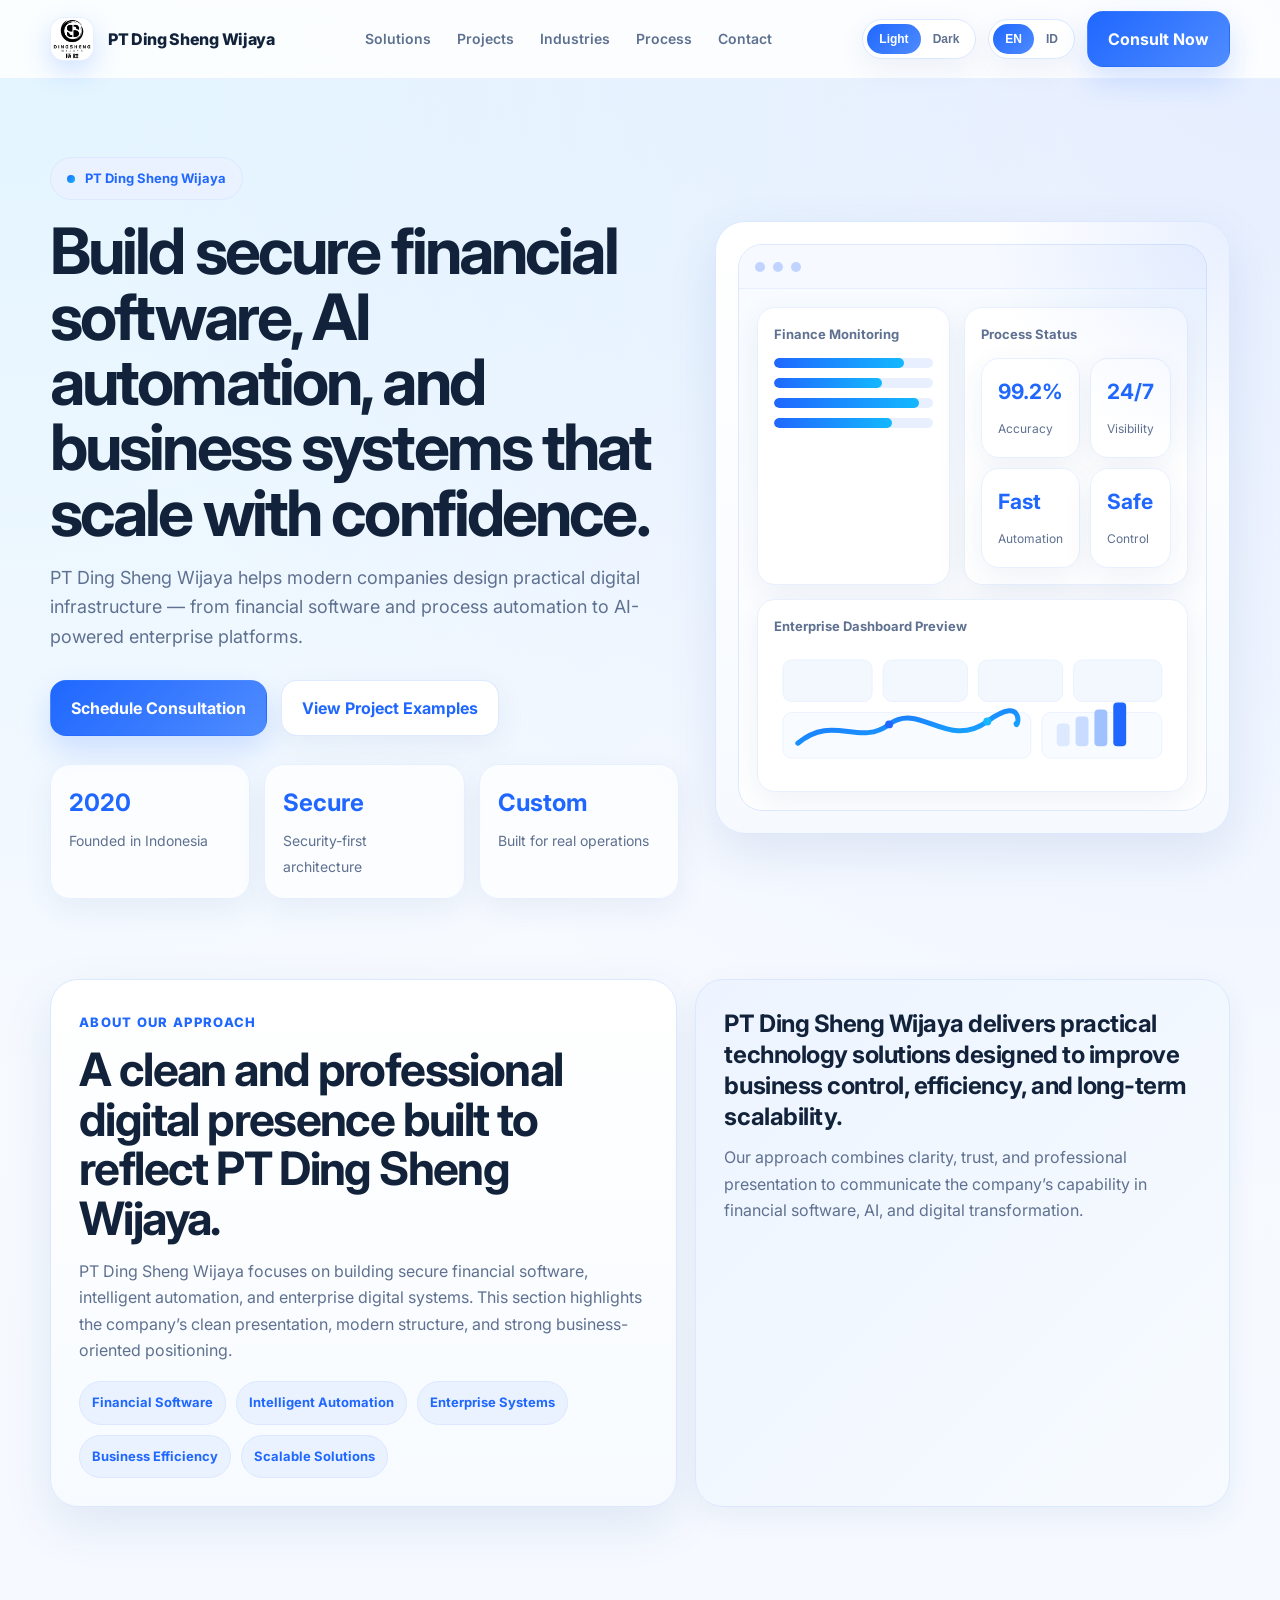
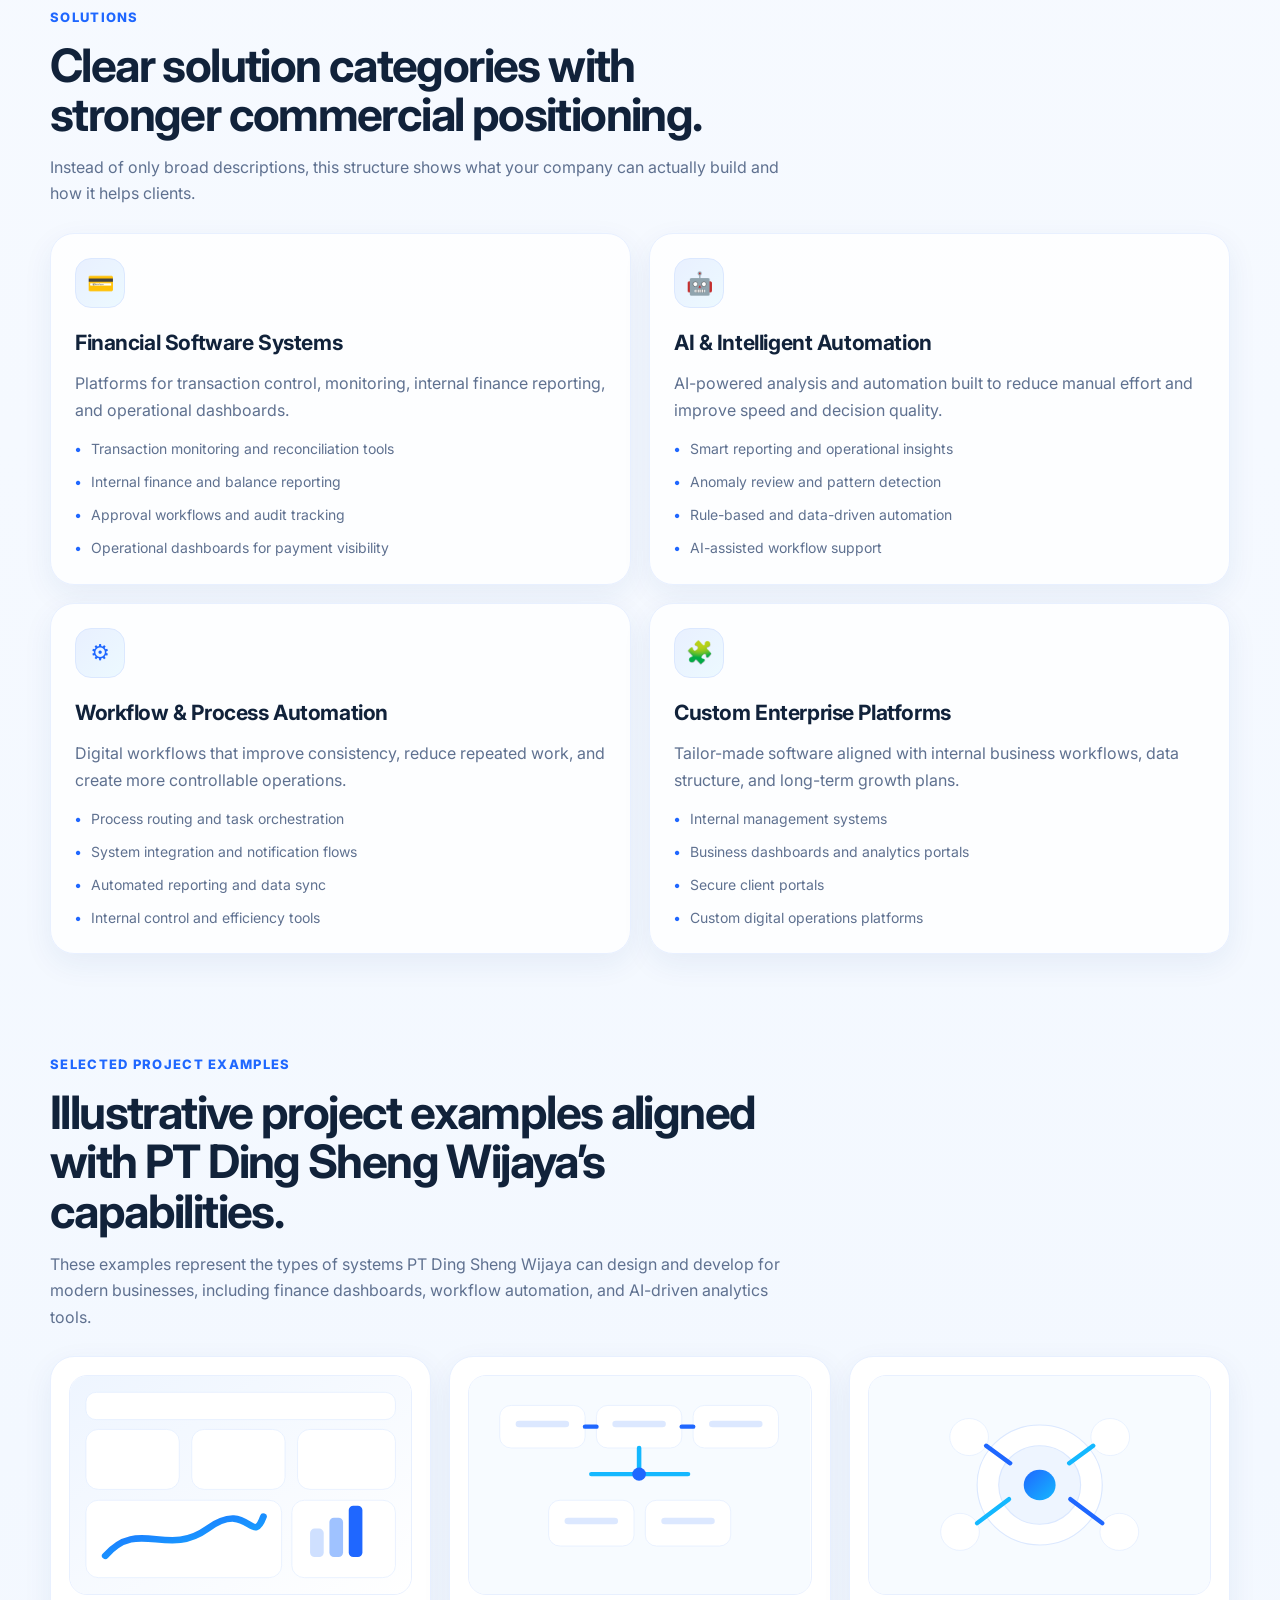
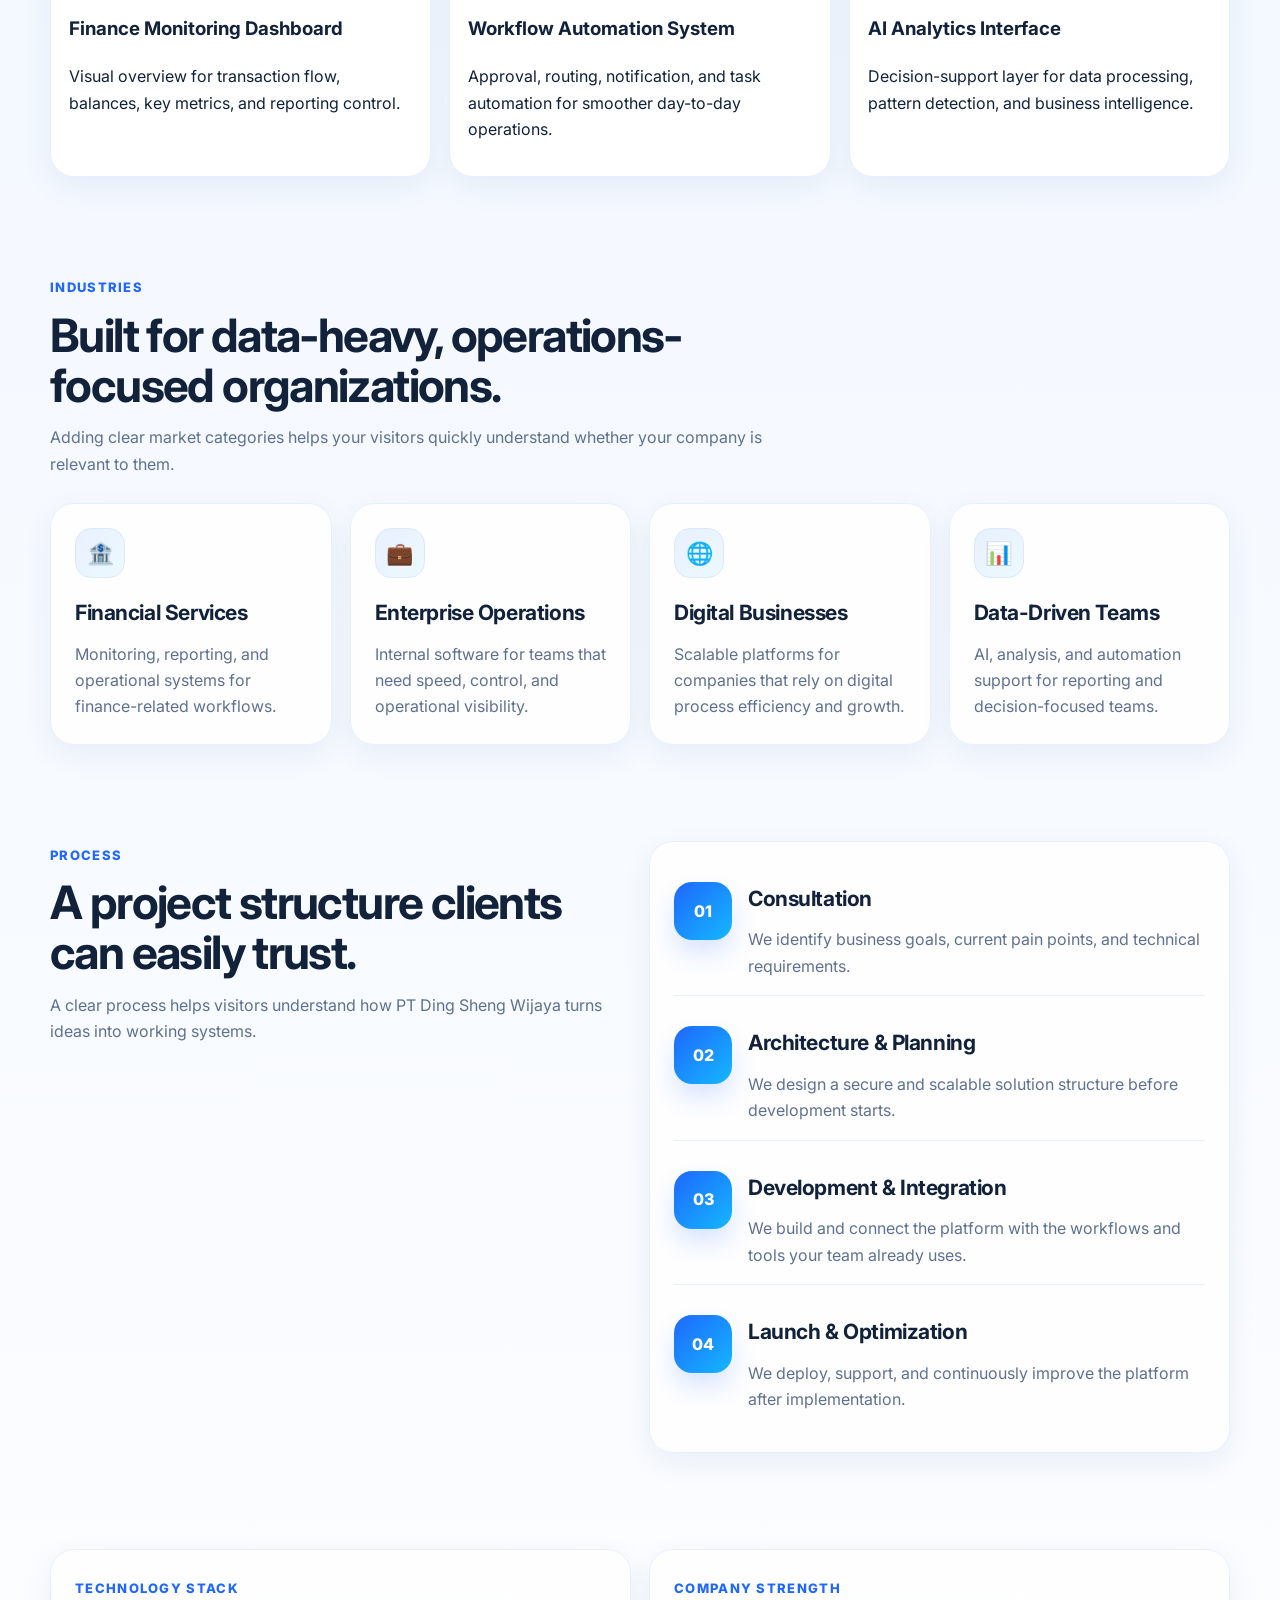
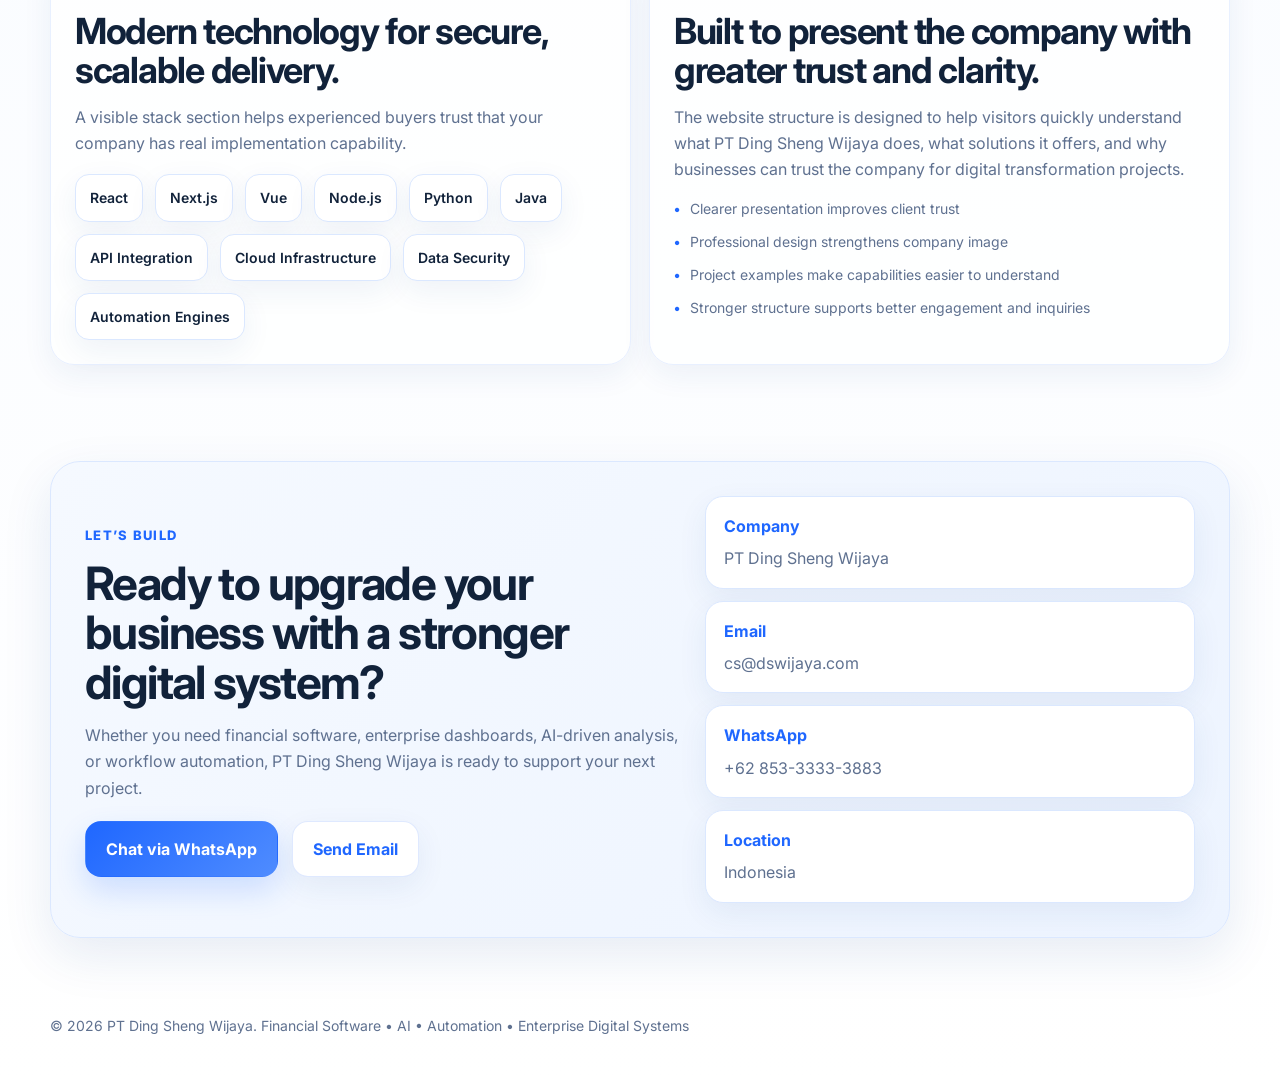
<file: index.html>
<!DOCTYPE html>
<html lang="en" data-lang="en">
<head>
  <meta charset="UTF-8" />
  <meta name="viewport" content="width=device-width, initial-scale=1.0" />
  <title>PT Ding Sheng Wijaya — Financial Software, AI & Automation</title>
  <meta name="description" content="PT Ding Sheng Wijaya builds secure financial software, AI-powered automation, and enterprise digital platforms for modern businesses." />
  <link rel="preconnect" href="https://fonts.googleapis.com">
  <link rel="preconnect" href="https://fonts.gstatic.com" crossorigin>
  <link href="https://fonts.googleapis.com/css2?family=Inter:wght@400;500;600;700;800&display=swap" rel="stylesheet">
  <style>
    :root {
      --bg: #f5f9ff;
      --bg-2: #eef5ff;
      --surface: #ffffff;
      --surface-soft: #f8fbff;
      --line: #dbe8ff;
      --line-2: #e8f0ff;
      --text: #11223a;
      --muted: #5f7190;
      --blue: #1f67ff;
      --blue-2: #4f8cff;
      --blue-3: #eaf2ff;
      --cyan: #14b8ff;
      --shadow: 0 18px 50px rgba(24, 66, 145, 0.10);
      --shadow-soft: 0 10px 30px rgba(24, 66, 145, 0.07);
      --header-bg: rgba(255,255,255,0.84);
      --body-grad-1: rgba(79,140,255,0.12);
      --body-grad-2: rgba(20,184,255,0.10);
      --body-grad-3: #f9fbff;
      --body-grad-4: #f3f8ff;
      --body-grad-5: #ffffff;
      --panel-grad-1: #ffffff;
      --panel-grad-2: #f6faff;
      --visual-grad-1: #f7fbff;
      --visual-grad-2: #ffffff;
      --window-bg: #f6f9ff;
      --card-bg: rgba(255,255,255,0.85);
      --metric-bg: rgba(255,255,255,0.72);
      --feature-grad-1: #ffffff;
      --feature-grad-2: #f7fbff;
      --quote-grad-1: #edf4ff;
      --quote-grad-2: #f7fbff;
      --cta-grad-1: #f5f9ff;
      --cta-grad-2: #edf4ff;
      --badge-bg: var(--blue-3);
      --max: 1180px;
    }

    html[data-theme="dark"] {
      --bg: #06111f;
      --bg-2: #0a1830;
      --surface: #0d1b34;
      --surface-soft: #10203d;
      --line: rgba(145, 180, 255, 0.18);
      --line-2: rgba(145, 180, 255, 0.12);
      --text: #eef4ff;
      --muted: #9fb0cb;
      --blue: #6ea8ff;
      --blue-2: #4f8cff;
      --blue-3: rgba(110,168,255,0.12);
      --cyan: #59d4ff;
      --shadow: 0 22px 60px rgba(0, 0, 0, 0.35);
      --shadow-soft: 0 12px 34px rgba(0, 0, 0, 0.24);
      --header-bg: rgba(5,14,27,0.78);
      --body-grad-1: rgba(79,140,255,0.16);
      --body-grad-2: rgba(20,184,255,0.10);
      --body-grad-3: #071220;
      --body-grad-4: #09172c;
      --body-grad-5: #06111f;
      --panel-grad-1: #0d1b34;
      --panel-grad-2: #10203d;
      --visual-grad-1: #10203d;
      --visual-grad-2: #0d1b34;
      --window-bg: #10203d;
      --card-bg: rgba(13,27,52,0.88);
      --metric-bg: rgba(16,32,61,0.86);
      --feature-grad-1: #0d1b34;
      --feature-grad-2: #10203d;
      --quote-grad-1: #10203d;
      --quote-grad-2: #0d1b34;
      --cta-grad-1: #0b1a32;
      --cta-grad-2: #10203d;
      --badge-bg: rgba(110,168,255,0.12);
    }

    * { box-sizing: border-box; }
    html { scroll-behavior: smooth; }
    body {
      margin: 0;
      font-family: 'Inter', system-ui, sans-serif;
      color: var(--text);
      line-height: 1.65;
      background:
        radial-gradient(circle at top right, var(--body-grad-1), transparent 20%),
        radial-gradient(circle at top left, var(--body-grad-2), transparent 18%),
        linear-gradient(180deg, var(--body-grad-3) 0%, var(--body-grad-4) 52%, var(--body-grad-5) 100%);
      transition: background .3s ease, color .3s ease;
    }

    a { text-decoration: none; color: inherit; }
    img { max-width: 100%; display: block; }

    .container {
      width: min(var(--max), calc(100% - 32px));
      margin: 0 auto;
    }

    header {
      position: sticky;
      top: 0;
      z-index: 40;
      background: var(--header-bg);
      backdrop-filter: blur(14px);
      border-bottom: 1px solid rgba(31,103,255,0.08);
      transition: background .3s ease;
    }

    .nav {
      min-height: 78px;
      display: flex;
      align-items: center;
      justify-content: space-between;
      gap: 20px;
    }

    .brand {
      display: flex;
      align-items: center;
      gap: 14px;
      font-weight: 800;
      letter-spacing: -0.02em;
      flex-shrink: 0;
    }

    .brand-mark {
      width: 44px;
      height: 44px;
      border-radius: 14px;
      display: grid;
      place-items: center;
      color: white;
      background: #ffffff;
      box-shadow: 0 10px 28px rgba(31,103,255,0.20);
      overflow: hidden;
      border: 1px solid rgba(31,103,255,0.10);
    }

    .brand-mark img {
      width: 100%;
      height: 100%;
      object-fit: cover;
    }

    .nav-links {
      display: flex;
      align-items: center;
      gap: 26px;
      color: var(--muted);
      font-size: 14px;
      font-weight: 600;
    }

    .nav-links a:hover { color: var(--blue); }

    .nav-right {
      display: flex;
      align-items: center;
      gap: 12px;
    }

    .lang-switch,
    .theme-switch {
      display: inline-flex;
      align-items: center;
      padding: 4px;
      background: var(--surface);
      border: 1px solid var(--line);
      border-radius: 999px;
      box-shadow: var(--shadow-soft);
    }

    .lang-btn,
    .theme-btn {
      border: 0;
      background: transparent;
      color: var(--muted);
      font-weight: 700;
      font-size: 12px;
      padding: 8px 12px;
      border-radius: 999px;
      cursor: pointer;
    }

    .lang-btn.active,
    .theme-btn.active {
      background: linear-gradient(135deg, var(--blue), var(--blue-2));
      color: white;
    }

    .btn {
      display: inline-flex;
      align-items: center;
      justify-content: center;
      gap: 10px;
      padding: 14px 20px;
      border-radius: 16px;
      font-weight: 700;
      transition: .25s ease;
      border: 1px solid transparent;
    }

    .btn:hover { transform: translateY(-2px); }

    .btn-primary {
      background: linear-gradient(135deg, var(--blue), var(--blue-2));
      color: white;
      box-shadow: 0 14px 30px rgba(31,103,255,0.18);
    }

    .btn-secondary {
      background: var(--surface);
      color: var(--blue);
      border-color: rgba(31,103,255,0.14);
      box-shadow: var(--shadow-soft);
    }

    .mobile-toggle {
      display: none;
      width: 46px;
      height: 46px;
      border-radius: 14px;
      border: 1px solid var(--line);
      background: var(--surface);
      box-shadow: var(--shadow-soft);
      padding: 0;
      cursor: pointer;
      align-items: center;
      justify-content: center;
      flex-direction: column;
      gap: 4px;
    }

    .mobile-toggle span {
      width: 18px;
      height: 2px;
      border-radius: 999px;
      background: var(--blue);
      display: block;
    }

    .mobile-menu {
      display: none;
      border-top: 1px solid rgba(31,103,255,0.08);
      background: color-mix(in srgb, var(--surface) 94%, transparent);
    }

    .mobile-menu.open { display: block; }

    .mobile-menu-inner {
      display: grid;
      gap: 10px;
      padding: 16px 0 18px;
    }

    .mobile-menu-inner a {
      padding: 12px 14px;
      border-radius: 14px;
      color: var(--text);
      font-weight: 600;
    }

    .mobile-menu-inner a:not(.mobile-cta):hover {
      background: var(--surface-soft);
    }

    .mobile-cta {
      margin-top: 4px;
      width: 100%;
    }

    .hero {
      padding: 78px 0 32px;
    }

    .hero-grid {
      display: grid;
      grid-template-columns: 1.1fr 0.9fr;
      gap: 36px;
      align-items: center;
    }

    .tag {
      display: inline-flex;
      align-items: center;
      gap: 10px;
      padding: 10px 16px;
      border-radius: 999px;
      background: var(--blue-3);
      color: var(--blue);
      border: 1px solid var(--line);
      font-size: 13px;
      font-weight: 700;
    }

    .tag::before {
      content: "";
      width: 8px;
      height: 8px;
      border-radius: 50%;
      background: linear-gradient(135deg, var(--blue), var(--cyan));
    }

    h1 {
      margin: 18px 0 18px;
      font-size: clamp(40px, 5.2vw, 64px);
      line-height: 1.02;
      letter-spacing: -0.045em;
      max-width: 760px;
    }

    .hero p {
      margin: 0 0 28px;
      font-size: 18px;
      color: var(--muted);
      max-width: 680px;
    }

    .hero-actions {
      display: flex;
      flex-wrap: wrap;
      gap: 14px;
      margin-bottom: 28px;
    }

    .hero-metrics {
      display: grid;
      grid-template-columns: repeat(3, 1fr);
      gap: 14px;
      margin-top: 28px;
    }

    .metric {
      padding: 18px;
      border-radius: 20px;
      background: var(--metric-bg);
      border: 1px solid var(--line-2);
      box-shadow: var(--shadow-soft);
    }

    .metric strong {
      display: block;
      font-size: 24px;
      margin-bottom: 4px;
      color: var(--blue);
    }

    .metric span {
      color: var(--muted);
      font-size: 14px;
    }

    .hero-visual {
      position: relative;
      padding: 22px;
      border-radius: 30px;
      background: linear-gradient(180deg, var(--panel-grad-1) 0%, var(--panel-grad-2) 100%);
      border: 1px solid var(--line);
      box-shadow: var(--shadow);
      overflow: hidden;
    }

    .hero-visual::before {
      content: "";
      position: absolute;
      inset: 0;
      background: radial-gradient(circle at top right, rgba(31,103,255,0.10), transparent 30%);
      pointer-events: none;
    }

    .visual-card {
      border-radius: 24px;
      background: linear-gradient(180deg, var(--visual-grad-1), var(--visual-grad-2));
      border: 1px solid var(--line);
      overflow: hidden;
    }

    .window-top {
      height: 44px;
      display: flex;
      align-items: center;
      gap: 8px;
      padding: 0 16px;
      background: var(--window-bg);
      border-bottom: 1px solid var(--line-2);
    }

    .dot {
      width: 10px;
      height: 10px;
      border-radius: 50%;
      background: color-mix(in srgb, var(--blue) 28%, white);
    }

    .dashboard-shot {
      padding: 18px;
      display: grid;
      gap: 14px;
    }

    .bars {
      display: grid;
      grid-template-columns: 1.2fr .8fr;
      gap: 14px;
    }

    .panel,
    .mini-stat,
    .project-image {
      border-radius: 18px;
      border: 1px solid var(--line-2);
      background: var(--surface);
    }

    .panel {
      padding: 16px;
      box-shadow: var(--shadow-soft);
    }

    .panel-title {
      font-size: 13px;
      color: var(--muted);
      margin-bottom: 12px;
      font-weight: 700;
    }

    .bar-track {
      height: 10px;
      border-radius: 999px;
      background: color-mix(in srgb, var(--blue) 10%, transparent);
      overflow: hidden;
      margin-bottom: 10px;
    }

    .bar-fill {
      height: 100%;
      border-radius: 999px;
      background: linear-gradient(90deg, var(--blue), var(--cyan));
    }

    .mini-grid {
      display: grid;
      grid-template-columns: repeat(2, 1fr);
      gap: 10px;
    }

    .mini-stat {
      padding: 16px;
      box-shadow: var(--shadow-soft);
    }

    .mini-stat strong {
      display: block;
      color: var(--blue);
      font-size: 21px;
      margin-bottom: 5px;
    }

    .mini-stat span {
      font-size: 12px;
      color: var(--muted);
    }

    section { padding: 48px 0; }

    .section-head {
      max-width: 760px;
      margin-bottom: 26px;
    }

    .eyebrow {
      display: inline-block;
      margin-bottom: 12px;
      color: var(--blue);
      font-size: 13px;
      font-weight: 800;
      text-transform: uppercase;
      letter-spacing: 0.1em;
    }

    h2 {
      margin: 0 0 14px;
      font-size: clamp(30px, 4vw, 46px);
      line-height: 1.08;
      letter-spacing: -0.035em;
    }

    .lead,
    .section-head p,
    .card p,
    .timeline p,
    .contact-card p {
      color: var(--muted);
      margin: 0;
      font-size: 16px;
    }

    .grid-2, .grid-3, .grid-4 {
      display: grid;
      gap: 18px;
    }

    .grid-2 { grid-template-columns: repeat(2, 1fr); }
    .grid-3 { grid-template-columns: repeat(3, 1fr); }
    .grid-4 { grid-template-columns: repeat(4, 1fr); }

    .card {
      padding: 24px;
      border-radius: 24px;
      background: var(--card-bg);
      border: 1px solid var(--line-2);
      box-shadow: var(--shadow-soft);
    }

    .icon {
      width: 50px;
      height: 50px;
      border-radius: 16px;
      display: grid;
      place-items: center;
      background: linear-gradient(135deg, color-mix(in srgb, var(--blue) 10%, var(--surface)), color-mix(in srgb, var(--cyan) 8%, var(--surface)));
      border: 1px solid var(--line);
      color: var(--blue);
      font-size: 22px;
      margin-bottom: 18px;
    }

    .card h3 {
      margin: 0 0 10px;
      font-size: 21px;
      letter-spacing: -0.02em;
    }

    .list {
      margin: 14px 0 0;
      padding: 0;
      list-style: none;
      display: grid;
      gap: 10px;
      color: var(--muted);
      font-size: 14px;
    }

    .list li {
      display: flex;
      gap: 10px;
      align-items: flex-start;
    }

    .list li::before {
      content: "•";
      color: var(--blue);
      font-weight: 800;
    }

    .split-box {
      display: grid;
      grid-template-columns: 1.08fr 0.92fr;
      gap: 18px;
      align-items: stretch;
    }

    .feature-box {
      padding: 28px;
      border-radius: 28px;
      background: linear-gradient(180deg, var(--feature-grad-1) 0%, var(--feature-grad-2) 100%);
      border: 1px solid var(--line);
      box-shadow: var(--shadow);
    }

    .badge-row {
      display: flex;
      flex-wrap: wrap;
      gap: 10px;
      margin-top: 18px;
    }

    .badge {
      padding: 10px 12px;
      border-radius: 999px;
      background: var(--badge-bg);
      border: 1px solid var(--line);
      color: var(--blue);
      font-size: 13px;
      font-weight: 700;
    }

    .timeline {
      display: grid;
      gap: 14px;
    }

    .timeline-item {
      display: grid;
      grid-template-columns: 58px 1fr;
      gap: 16px;
      align-items: start;
      padding: 16px 0;
      border-bottom: 1px solid var(--line-2);
    }

    .timeline-item:last-child { border-bottom: 0; }

    .step {
      width: 58px;
      height: 58px;
      display: grid;
      place-items: center;
      border-radius: 18px;
      background: linear-gradient(135deg, var(--blue), var(--cyan));
      color: white;
      font-weight: 800;
      box-shadow: 0 14px 24px rgba(31,103,255,0.16);
    }

    .project-card {
      padding: 18px;
      border-radius: 24px;
      background: var(--surface);
      border: 1px solid var(--line-2);
      box-shadow: var(--shadow-soft);
      overflow: hidden;
    }

    .project-image {
      height: 220px;
      overflow: hidden;
      margin-bottom: 16px;
      box-shadow: inset 0 0 0 1px rgba(255,255,255,0.06);
    }

    .project-image svg {
      width: 100%;
      height: 100%;
      display: block;
    }

    .quote-box {
      padding: 28px;
      border-radius: 28px;
      background: linear-gradient(135deg, var(--quote-grad-1), var(--quote-grad-2));
      border: 1px solid var(--line);
      box-shadow: var(--shadow-soft);
    }

    .quote-box strong {
      display: block;
      font-size: 24px;
      line-height: 1.3;
      margin-bottom: 12px;
      letter-spacing: -0.02em;
    }

    .stack {
      display: flex;
      flex-wrap: wrap;
      gap: 12px;
      margin-top: 18px;
    }

    .stack span {
      padding: 11px 14px;
      border-radius: 14px;
      background: var(--surface);
      border: 1px solid var(--line);
      color: var(--text);
      font-size: 14px;
      font-weight: 600;
      box-shadow: var(--shadow-soft);
    }

    .cta {
      padding: 34px;
      border-radius: 30px;
      background: linear-gradient(135deg, var(--cta-grad-1) 0%, var(--cta-grad-2) 100%);
      border: 1px solid var(--line);
      box-shadow: var(--shadow);
      display: grid;
      grid-template-columns: 1.1fr 0.9fr;
      gap: 22px;
      align-items: center;
    }

    .contact-list {
      display: grid;
      gap: 12px;
    }

    .contact-card {
      padding: 16px 18px;
      border-radius: 18px;
      background: var(--surface);
      border: 1px solid var(--line);
      box-shadow: var(--shadow-soft);
    }

    .contact-card strong {
      display: block;
      margin-bottom: 6px;
      color: var(--blue);
    }

    footer {
      padding: 28px 0 48px;
      color: var(--muted);
      font-size: 14px;
    }

    .fade-up {
      opacity: 0;
      transform: translateY(24px);
      transition: opacity .7s ease, transform .7s ease;
    }

    .fade-up.visible {
      opacity: 1;
      transform: translateY(0);
    }

    @media (max-width: 1024px) {
      .hero-grid,
      .split-box,
      .cta,
      .grid-4,
      .grid-3,
      .grid-2 {
        grid-template-columns: 1fr 1fr;
      }

      .hero-grid,
      .split-box,
      .cta {
        grid-template-columns: 1fr;
      }

      .nav-links,
      .nav-cta-desktop { display: none; }
      .mobile-toggle { display: inline-flex; }
    }

    @media (max-width: 768px) {
      .container {
        width: min(var(--max), calc(100% - 24px));
      }

      .nav {
        min-height: 70px;
      }

      .brand {
        gap: 10px;
        min-width: 0;
      }

      .brand > div:last-child {
        font-size: 14px;
        line-height: 1.2;
      }

      .hero {
        padding-top: 44px;
      }

      h1 { font-size: 36px; }
      h2 { font-size: 30px; }
      .hero p { font-size: 16px; }

      .hero-actions {
        flex-direction: column;
        align-items: stretch;
      }

      .hero-actions .btn,
      .btn {
        width: 100%;
      }

      .hero-metrics,
      .grid-4,
      .grid-3,
      .grid-2,
      .bars,
      .mini-grid {
        grid-template-columns: 1fr;
      }

      .feature-box,
      .card,
      .project-card,
      .quote-box,
      .hero-visual,
      .cta { padding: 22px; }
      .project-image { height: 190px; }

      .timeline-item {
        grid-template-columns: 48px 1fr;
        gap: 12px;
      }

      .step {
        width: 48px;
        height: 48px;
        border-radius: 14px;
        font-size: 13px;
      }

      .metric strong,
      .mini-stat strong {
        font-size: 20px;
      }

      .quote-box strong {
        font-size: 20px;
      }

      .lang-switch,
      .theme-switch {
        padding: 3px;
      }

      .lang-btn,
      .theme-btn {
        padding: 7px 10px;
        font-size: 11px;
      }
    }
  </style>
</head>
<body>
  <header>
    <div class="container nav">
      <a href="#top" class="brand">
        <div class="brand-mark"><img src="./assets/dingsheng%20logo.jpg" alt="PT Ding Sheng Wijaya logo"></div>
        <div data-i18n="company_name">PT Ding Sheng Wijaya</div>
      </a>

      <nav class="nav-links">
        <a href="#solutions" data-i18n="nav_solutions">Solutions</a>
        <a href="#projects" data-i18n="nav_projects">Projects</a>
        <a href="#industries" data-i18n="nav_industries">Industries</a>
        <a href="#process" data-i18n="nav_process">Process</a>
        <a href="#contact" data-i18n="nav_contact">Contact</a>
      </nav>

      <div class="nav-right">
        <div class="theme-switch" aria-label="Theme switcher">
          <button type="button" class="theme-btn active" data-set-theme="light">Light</button>
          <button type="button" class="theme-btn" data-set-theme="dark">Dark</button>
        </div>
        <div class="lang-switch" aria-label="Language switcher">
          <button type="button" class="lang-btn active" data-set-lang="en">EN</button>
          <button type="button" class="lang-btn" data-set-lang="id">ID</button>
        </div>
        <a class="btn btn-primary nav-cta-desktop" href="https://wa.me/62822888833?text=Hello%20PT%20Ding%20Sheng%20Wijaya%2C%20I%20would%20like%20to%20consult%20about%20your%20services." target="_blank" rel="noopener" data-i18n="consult_now">Consult Now</a>
        <button class="mobile-toggle" type="button" aria-label="Open menu" aria-expanded="false">
          <span></span><span></span><span></span>
        </button>
      </div>
    </div>

    <div class="mobile-menu">
      <div class="mobile-menu-inner container">
        <div class="theme-switch" aria-label="Theme switcher">
          <button type="button" class="theme-btn active" data-set-theme="light">Light</button>
          <button type="button" class="theme-btn" data-set-theme="dark">Dark</button>
        </div>
        <a href="#solutions" data-i18n="nav_solutions">Solutions</a>
        <a href="#projects" data-i18n="nav_projects">Projects</a>
        <a href="#industries" data-i18n="nav_industries">Industries</a>
        <a href="#process" data-i18n="nav_process">Process</a>
        <a href="#contact" data-i18n="nav_contact">Contact</a>
        <a class="btn btn-primary mobile-cta" href="https://wa.me/62822888833?text=Hello%20PT%20Ding%20Sheng%20Wijaya%2C%20I%20would%20like%20to%20consult%20about%20your%20services." target="_blank" rel="noopener" data-i18n="consult_now">Consult Now</a>
      </div>
    </div>
  </header>

  <main id="top">
    <section class="hero">
      <div class="container hero-grid">
        <div class="fade-up">
          <span class="tag" data-i18n="hero_tag">PT Ding Sheng Wijaya</span>
          <h1 data-i18n="hero_title">Build secure financial software, AI automation, and business systems that scale with confidence.</h1>
          <p data-i18n="hero_desc">PT Ding Sheng Wijaya helps modern companies design practical digital infrastructure — from financial software and process automation to AI-powered enterprise platforms.</p>
          <div class="hero-actions">
            <a class="btn btn-primary" href="https://wa.me/62822888833?text=Hello%20PT%20Ding%20Sheng%20Wijaya%2C%20I%20would%20like%20to%20consult%20about%20your%20services." target="_blank" rel="noopener" data-i18n="schedule_consultation">Schedule Consultation</a>
            <a class="btn btn-secondary" href="#projects" data-i18n="view_projects">View Project Examples</a>
          </div>
          <div class="hero-metrics">
            <div class="metric">
              <strong>2020</strong>
              <span data-i18n="metric_year_label">Founded in Indonesia</span>
            </div>
            <div class="metric">
              <strong data-i18n="metric_secure_title">Secure</strong>
              <span data-i18n="metric_secure_label">Security-first architecture</span>
            </div>
            <div class="metric">
              <strong data-i18n="metric_custom_title">Custom</strong>
              <span data-i18n="metric_custom_label">Built for real operations</span>
            </div>
          </div>
        </div>

        <div class="hero-visual fade-up">
          <div class="visual-card">
            <div class="window-top">
              <div class="dot"></div>
              <div class="dot"></div>
              <div class="dot"></div>
            </div>
            <div class="dashboard-shot">
              <div class="bars">
                <div class="panel">
                  <div class="panel-title" data-i18n="hero_panel_title1">Finance Monitoring</div>
                  <div class="bar-track"><div class="bar-fill" style="width:82%"></div></div>
                  <div class="bar-track"><div class="bar-fill" style="width:68%"></div></div>
                  <div class="bar-track"><div class="bar-fill" style="width:91%"></div></div>
                  <div class="bar-track"><div class="bar-fill" style="width:74%"></div></div>
                </div>
                <div class="panel">
                  <div class="panel-title" data-i18n="hero_panel_title2">Process Status</div>
                  <div class="mini-grid">
                    <div class="mini-stat"><strong>99.2%</strong><span data-i18n="accuracy">Accuracy</span></div>
                    <div class="mini-stat"><strong>24/7</strong><span data-i18n="visibility">Visibility</span></div>
                    <div class="mini-stat"><strong>Fast</strong><span data-i18n="automation">Automation</span></div>
                    <div class="mini-stat"><strong>Safe</strong><span data-i18n="control">Control</span></div>
                  </div>
                </div>
              </div>
              <div class="panel">
                <div class="panel-title" data-i18n="hero_panel_title3">Enterprise Dashboard Preview</div>
                <svg viewBox="0 0 800 240" preserveAspectRatio="none" aria-label="project dashboard illustration">
                  <defs>
                    <linearGradient id="g1" x1="0" y1="0" x2="1" y2="1">
                      <stop offset="0%" stop-color="#1f67ff" />
                      <stop offset="100%" stop-color="#14b8ff" />
                    </linearGradient>
                  </defs>
                  <rect x="18" y="22" width="180" height="84" rx="18" fill="#f3f8ff" stroke="#dbe8ff"/>
                  <rect x="220" y="22" width="170" height="84" rx="18" fill="#f3f8ff" stroke="#dbe8ff"/>
                  <rect x="412" y="22" width="170" height="84" rx="18" fill="#f3f8ff" stroke="#dbe8ff"/>
                  <rect x="604" y="22" width="178" height="84" rx="18" fill="#f3f8ff" stroke="#dbe8ff"/>
                  <rect x="18" y="128" width="500" height="92" rx="18" fill="#f8fbff" stroke="#dbe8ff"/>
                  <rect x="540" y="128" width="242" height="92" rx="18" fill="#f8fbff" stroke="#dbe8ff"/>
                  <path d="M48 190 C120 130, 170 198, 232 152 S350 204, 430 146 S490 168, 488 150" fill="none" stroke="url(#g1)" stroke-width="10" stroke-linecap="round"/>
                  <circle cx="232" cy="152" r="8" fill="#1f67ff"/>
                  <circle cx="430" cy="146" r="8" fill="#14b8ff"/>
                  <rect x="570" y="150" width="26" height="46" rx="8" fill="#dce9ff"/>
                  <rect x="608" y="136" width="26" height="60" rx="8" fill="#c7dcff"/>
                  <rect x="646" y="122" width="26" height="74" rx="8" fill="#9fc2ff"/>
                  <rect x="684" y="108" width="26" height="88" rx="8" fill="#1f67ff"/>
                </svg>
              </div>
            </div>
          </div>
        </div>
      </div>
    </section>

    <section>
      <div class="container split-box">
        <div class="feature-box fade-up">
          <span class="eyebrow" data-i18n="approach_eyebrow">About Our Approach</span>
          <h2 data-i18n="approach_title">A clean and professional digital presence built to reflect PT Ding Sheng Wijaya.</h2>
          <p class="lead" data-i18n="approach_desc">PT Ding Sheng Wijaya focuses on building secure financial software, intelligent automation, and enterprise digital systems. This section highlights the company’s clean presentation, modern structure, and strong business-oriented positioning.</p>
          <div class="badge-row">
            <span class="badge" data-i18n="badge_1">Financial Software</span>
            <span class="badge" data-i18n="badge_2">Intelligent Automation</span>
            <span class="badge" data-i18n="badge_3">Enterprise Systems</span>
            <span class="badge" data-i18n="badge_4">Business Efficiency</span>
            <span class="badge" data-i18n="badge_5">Scalable Solutions</span>
          </div>
        </div>
        <div class="quote-box fade-up">
          <strong data-i18n="quote_title">PT Ding Sheng Wijaya delivers practical technology solutions designed to improve business control, efficiency, and long-term scalability.</strong>
          <p class="lead" data-i18n="quote_desc">Our approach combines clarity, trust, and professional presentation to communicate the company’s capability in financial software, AI, and digital transformation.</p>
        </div>
      </div>
    </section>

    <section id="solutions">
      <div class="container">
        <div class="section-head fade-up">
          <span class="eyebrow" data-i18n="solutions_eyebrow">Solutions</span>
          <h2 data-i18n="solutions_title">Clear solution categories with stronger commercial positioning.</h2>
          <p data-i18n="solutions_desc">Instead of only broad descriptions, this structure shows what your company can actually build and how it helps clients.</p>
        </div>
        <div class="grid-2">
          <div class="card fade-up">
            <div class="icon">💳</div>
            <h3 data-i18n="sol1_title">Financial Software Systems</h3>
            <p data-i18n="sol1_desc">Platforms for transaction control, monitoring, internal finance reporting, and operational dashboards.</p>
            <ul class="list">
              <li data-i18n="sol1_li1">Transaction monitoring and reconciliation tools</li>
              <li data-i18n="sol1_li2">Internal finance and balance reporting</li>
              <li data-i18n="sol1_li3">Approval workflows and audit tracking</li>
              <li data-i18n="sol1_li4">Operational dashboards for payment visibility</li>
            </ul>
          </div>
          <div class="card fade-up">
            <div class="icon">🤖</div>
            <h3 data-i18n="sol2_title">AI & Intelligent Automation</h3>
            <p data-i18n="sol2_desc">AI-powered analysis and automation built to reduce manual effort and improve speed and decision quality.</p>
            <ul class="list">
              <li data-i18n="sol2_li1">Smart reporting and operational insights</li>
              <li data-i18n="sol2_li2">Anomaly review and pattern detection</li>
              <li data-i18n="sol2_li3">Rule-based and data-driven automation</li>
              <li data-i18n="sol2_li4">AI-assisted workflow support</li>
            </ul>
          </div>
          <div class="card fade-up">
            <div class="icon">⚙️</div>
            <h3 data-i18n="sol3_title">Workflow & Process Automation</h3>
            <p data-i18n="sol3_desc">Digital workflows that improve consistency, reduce repeated work, and create more controllable operations.</p>
            <ul class="list">
              <li data-i18n="sol3_li1">Process routing and task orchestration</li>
              <li data-i18n="sol3_li2">System integration and notification flows</li>
              <li data-i18n="sol3_li3">Automated reporting and data sync</li>
              <li data-i18n="sol3_li4">Internal control and efficiency tools</li>
            </ul>
          </div>
          <div class="card fade-up">
            <div class="icon">🧩</div>
            <h3 data-i18n="sol4_title">Custom Enterprise Platforms</h3>
            <p data-i18n="sol4_desc">Tailor-made software aligned with internal business workflows, data structure, and long-term growth plans.</p>
            <ul class="list">
              <li data-i18n="sol4_li1">Internal management systems</li>
              <li data-i18n="sol4_li2">Business dashboards and analytics portals</li>
              <li data-i18n="sol4_li3">Secure client portals</li>
              <li data-i18n="sol4_li4">Custom digital operations platforms</li>
            </ul>
          </div>
        </div>
      </div>
    </section>

    <section id="projects">
      <div class="container">
        <div class="section-head fade-up">
          <span class="eyebrow" data-i18n="proj_eyebrow">Selected Project Examples</span>
          <h2 data-i18n="proj_title">Illustrative project examples aligned with PT Ding Sheng Wijaya’s capabilities.</h2>
          <p data-i18n="proj_desc">These examples represent the types of systems PT Ding Sheng Wijaya can design and develop for modern businesses, including finance dashboards, workflow automation, and AI-driven analytics tools.</p>
        </div>
        <div class="grid-3">
          <div class="project-card fade-up">
            <div class="project-image">
              <svg viewBox="0 0 600 400" preserveAspectRatio="none" aria-label="financial dashboard project">
                <defs>
                  <linearGradient id="p1" x1="0" y1="0" x2="1" y2="1">
                    <stop offset="0%" stop-color="#eef5ff"/>
                    <stop offset="100%" stop-color="#ffffff"/>
                  </linearGradient>
                  <linearGradient id="p2" x1="0" y1="0" x2="1" y2="1">
                    <stop offset="0%" stop-color="#1f67ff"/>
                    <stop offset="100%" stop-color="#14b8ff"/>
                  </linearGradient>
                </defs>
                <rect width="600" height="400" fill="url(#p1)"/>
                <rect x="28" y="30" width="544" height="50" rx="18" fill="#ffffff" stroke="#dbe8ff"/>
                <rect x="28" y="98" width="164" height="110" rx="22" fill="#ffffff" stroke="#dbe8ff"/>
                <rect x="214" y="98" width="164" height="110" rx="22" fill="#ffffff" stroke="#dbe8ff"/>
                <rect x="400" y="98" width="172" height="110" rx="22" fill="#ffffff" stroke="#dbe8ff"/>
                <rect x="28" y="228" width="344" height="142" rx="22" fill="#ffffff" stroke="#dbe8ff"/>
                <rect x="390" y="228" width="182" height="142" rx="22" fill="#ffffff" stroke="#dbe8ff"/>
                <path d="M62 330 C120 260, 170 334, 242 280 S320 314, 340 258" fill="none" stroke="url(#p2)" stroke-width="12" stroke-linecap="round"/>
                <rect x="422" y="280" width="24" height="52" rx="8" fill="#cfe0ff"/>
                <rect x="456" y="260" width="24" height="72" rx="8" fill="#9fc2ff"/>
                <rect x="490" y="238" width="24" height="94" rx="8" fill="#1f67ff"/>
              </svg>
            </div>
            <h3 data-i18n="proj1_title">Finance Monitoring Dashboard</h3>
            <p data-i18n="proj1_desc">Visual overview for transaction flow, balances, key metrics, and reporting control.</p>
          </div>
          <div class="project-card fade-up">
            <div class="project-image">
              <svg viewBox="0 0 600 400" preserveAspectRatio="none" aria-label="automation workflow project">
                <rect width="600" height="400" fill="#f7fbff"/>
                <rect x="54" y="54" width="150" height="78" rx="20" fill="#ffffff" stroke="#dbe8ff"/>
                <rect x="224" y="54" width="150" height="78" rx="20" fill="#ffffff" stroke="#dbe8ff"/>
                <rect x="394" y="54" width="150" height="78" rx="20" fill="#ffffff" stroke="#dbe8ff"/>
                <rect x="140" y="228" width="150" height="84" rx="20" fill="#ffffff" stroke="#dbe8ff"/>
                <rect x="310" y="228" width="150" height="84" rx="20" fill="#ffffff" stroke="#dbe8ff"/>
                <path d="M204 93 H224" stroke="#1f67ff" stroke-width="8" stroke-linecap="round"/>
                <path d="M374 93 H394" stroke="#1f67ff" stroke-width="8" stroke-linecap="round"/>
                <path d="M299 132 V180" stroke="#14b8ff" stroke-width="8" stroke-linecap="round"/>
                <path d="M299 180 H215" stroke="#14b8ff" stroke-width="8" stroke-linecap="round"/>
                <path d="M299 180 H385" stroke="#14b8ff" stroke-width="8" stroke-linecap="round"/>
                <circle cx="299" cy="180" r="12" fill="#1f67ff"/>
                <rect x="82" y="82" width="94" height="12" rx="6" fill="#dce8ff"/>
                <rect x="252" y="82" width="94" height="12" rx="6" fill="#dce8ff"/>
                <rect x="422" y="82" width="94" height="12" rx="6" fill="#dce8ff"/>
                <rect x="168" y="260" width="94" height="12" rx="6" fill="#dce8ff"/>
                <rect x="338" y="260" width="94" height="12" rx="6" fill="#dce8ff"/>
              </svg>
            </div>
            <h3 data-i18n="proj2_title">Workflow Automation System</h3>
            <p data-i18n="proj2_desc">Approval, routing, notification, and task automation for smoother day-to-day operations.</p>
          </div>
          <div class="project-card fade-up">
            <div class="project-image">
              <svg viewBox="0 0 600 400" preserveAspectRatio="none" aria-label="ai analytics project">
                <defs>
                  <linearGradient id="p3" x1="0" y1="0" x2="1" y2="1">
                    <stop offset="0%" stop-color="#1f67ff"/>
                    <stop offset="100%" stop-color="#14b8ff"/>
                  </linearGradient>
                </defs>
                <rect width="600" height="400" fill="#f7fbff"/>
                <circle cx="300" cy="200" r="110" fill="#ffffff" stroke="#dbe8ff" stroke-width="2"/>
                <circle cx="300" cy="200" r="72" fill="#eef5ff" stroke="#dbe8ff" stroke-width="2"/>
                <circle cx="300" cy="200" r="28" fill="url(#p3)"/>
                <circle cx="176" cy="112" r="34" fill="#ffffff" stroke="#dbe8ff"/>
                <circle cx="424" cy="112" r="34" fill="#ffffff" stroke="#dbe8ff"/>
                <circle cx="160" cy="286" r="34" fill="#ffffff" stroke="#dbe8ff"/>
                <circle cx="440" cy="286" r="34" fill="#ffffff" stroke="#dbe8ff"/>
                <path d="M206 128 L248 160" stroke="#1f67ff" stroke-width="8" stroke-linecap="round"/>
                <path d="M394 128 L352 160" stroke="#14b8ff" stroke-width="8" stroke-linecap="round"/>
                <path d="M190 270 L246 226" stroke="#14b8ff" stroke-width="8" stroke-linecap="round"/>
                <path d="M410 270 L354 226" stroke="#1f67ff" stroke-width="8" stroke-linecap="round"/>
              </svg>
            </div>
            <h3 data-i18n="proj3_title">AI Analytics Interface</h3>
            <p data-i18n="proj3_desc">Decision-support layer for data processing, pattern detection, and business intelligence.</p>
          </div>
        </div>
      </div>
    </section>

    <section id="industries">
      <div class="container">
        <div class="section-head fade-up">
          <span class="eyebrow" data-i18n="industries_eyebrow">Industries</span>
          <h2 data-i18n="industries_title">Built for data-heavy, operations-focused organizations.</h2>
          <p data-i18n="industries_desc">Adding clear market categories helps your visitors quickly understand whether your company is relevant to them.</p>
        </div>
        <div class="grid-4">
          <div class="card fade-up">
            <div class="icon">🏦</div>
            <h3 data-i18n="ind1_title">Financial Services</h3>
            <p data-i18n="ind1_desc">Monitoring, reporting, and operational systems for finance-related workflows.</p>
          </div>
          <div class="card fade-up">
            <div class="icon">💼</div>
            <h3 data-i18n="ind2_title">Enterprise Operations</h3>
            <p data-i18n="ind2_desc">Internal software for teams that need speed, control, and operational visibility.</p>
          </div>
          <div class="card fade-up">
            <div class="icon">🌐</div>
            <h3 data-i18n="ind3_title">Digital Businesses</h3>
            <p data-i18n="ind3_desc">Scalable platforms for companies that rely on digital process efficiency and growth.</p>
          </div>
          <div class="card fade-up">
            <div class="icon">📊</div>
            <h3 data-i18n="ind4_title">Data-Driven Teams</h3>
            <p data-i18n="ind4_desc">AI, analysis, and automation support for reporting and decision-focused teams.</p>
          </div>
        </div>
      </div>
    </section>

    <section id="process">
      <div class="container grid-2">
        <div class="fade-up">
          <div class="section-head">
            <span class="eyebrow" data-i18n="process_eyebrow">Process</span>
            <h2 data-i18n="process_title">A project structure clients can easily trust.</h2>
            <p data-i18n="process_desc">A clear process helps visitors understand how PT Ding Sheng Wijaya turns ideas into working systems.</p>
          </div>
        </div>
        <div class="card fade-up">
          <div class="timeline">
            <div class="timeline-item">
              <div class="step">01</div>
              <div>
                <h3 data-i18n="p1_title">Consultation</h3>
                <p data-i18n="p1_desc">We identify business goals, current pain points, and technical requirements.</p>
              </div>
            </div>
            <div class="timeline-item">
              <div class="step">02</div>
              <div>
                <h3 data-i18n="p2_title">Architecture & Planning</h3>
                <p data-i18n="p2_desc">We design a secure and scalable solution structure before development starts.</p>
              </div>
            </div>
            <div class="timeline-item">
              <div class="step">03</div>
              <div>
                <h3 data-i18n="p3_title">Development & Integration</h3>
                <p data-i18n="p3_desc">We build and connect the platform with the workflows and tools your team already uses.</p>
              </div>
            </div>
            <div class="timeline-item">
              <div class="step">04</div>
              <div>
                <h3 data-i18n="p4_title">Launch & Optimization</h3>
                <p data-i18n="p4_desc">We deploy, support, and continuously improve the platform after implementation.</p>
              </div>
            </div>
          </div>
        </div>
      </div>
    </section>

    <section>
      <div class="container grid-2">
        <div class="card fade-up">
          <span class="eyebrow" data-i18n="stack_eyebrow">Technology Stack</span>
          <h2 style="font-size:36px;" data-i18n="stack_title">Modern technology for secure, scalable delivery.</h2>
          <p class="lead" data-i18n="stack_desc">A visible stack section helps experienced buyers trust that your company has real implementation capability.</p>
          <div class="stack">
            <span>React</span>
            <span>Next.js</span>
            <span>Vue</span>
            <span>Node.js</span>
            <span>Python</span>
            <span>Java</span>
            <span>API Integration</span>
            <span>Cloud Infrastructure</span>
            <span>Data Security</span>
            <span>Automation Engines</span>
          </div>
        </div>
        <div class="card fade-up">
          <span class="eyebrow" data-i18n="strength_eyebrow">Company Strength</span>
          <h2 style="font-size:36px;" data-i18n="strength_title">Built to present the company with greater trust and clarity.</h2>
          <p class="lead" data-i18n="strength_desc">The website structure is designed to help visitors quickly understand what PT Ding Sheng Wijaya does, what solutions it offers, and why businesses can trust the company for digital transformation projects.</p>
          <ul class="list">
            <li data-i18n="strength_li1">Clearer presentation improves client trust</li>
            <li data-i18n="strength_li2">Professional design strengthens company image</li>
            <li data-i18n="strength_li3">Project examples make capabilities easier to understand</li>
            <li data-i18n="strength_li4">Stronger structure supports better engagement and inquiries</li>
          </ul>
        </div>
      </div>
    </section>

    <section id="contact">
      <div class="container cta fade-up">
        <div>
          <span class="eyebrow" data-i18n="cta_eyebrow">Let’s Build</span>
          <h2 data-i18n="cta_title">Ready to upgrade your business with a stronger digital system?</h2>
          <p class="lead" data-i18n="cta_desc">Whether you need financial software, enterprise dashboards, AI-driven analysis, or workflow automation, PT Ding Sheng Wijaya is ready to support your next project.</p>
          <div class="hero-actions" style="margin-top:20px; margin-bottom:0;">
            <a class="btn btn-primary" href="https://wa.me/62822888833?text=Hello%20PT%20Ding%20Sheng%20Wijaya%2C%20I%20would%20like%20to%20consult%20about%20your%20services." target="_blank" rel="noopener" data-i18n="chat_whatsapp">Chat via WhatsApp</a>
            <a class="btn btn-secondary" href="mailto:cs@dswijaya.com?subject=Inquiry%20to%20PT%20Ding%20Sheng%20Wijaya" data-i18n="send_email">Send Email</a>
          </div>
        </div>
        <div class="contact-list">
          <div class="contact-card">
            <strong data-i18n="company_label">Company</strong>
            <p data-i18n="company_name">PT Ding Sheng Wijaya</p>
          </div>
          <div class="contact-card">
            <strong data-i18n="email_label">Email</strong>
            <p>cs@dswijaya.com</p>
          </div>
          <div class="contact-card">
            <strong data-i18n="whatsapp_label">WhatsApp</strong>
            <p>+62 853-3333-3883</p>
          </div>
          <div class="contact-card">
            <strong data-i18n="location_label">Location</strong>
            <p data-i18n="location_value">Indonesia</p>
          </div>
        </div>
      </div>
    </section>
  </main>

  <footer>
    <div class="container" data-i18n="footer_text">© 2026 PT Ding Sheng Wijaya. Financial Software • AI • Automation • Enterprise Digital Systems</div>
  </footer>

  <script>
    const translations = {
      en: {
        company_name: 'PT Ding Sheng Wijaya',
        nav_solutions: 'Solutions', nav_projects: 'Projects', nav_industries: 'Industries', nav_process: 'Process', nav_contact: 'Contact', consult_now: 'Consult Now', light_theme: 'Light', dark_theme: 'Dark',
        hero_tag: 'PT Ding Sheng Wijaya',
        hero_title: 'Build secure financial software, AI automation, and business systems that scale with confidence.',
        hero_desc: 'PT Ding Sheng Wijaya helps modern companies design practical digital infrastructure — from financial software and process automation to AI-powered enterprise platforms.',
        schedule_consultation: 'Schedule Consultation', view_projects: 'View Project Examples',
        metric_year_label: 'Founded in Indonesia', metric_secure_title: 'Secure', metric_secure_label: 'Security-first architecture', metric_custom_title: 'Custom', metric_custom_label: 'Built for real operations',
        hero_panel_title1: 'Finance Monitoring', hero_panel_title2: 'Process Status', hero_panel_title3: 'Enterprise Dashboard Preview', accuracy: 'Accuracy', visibility: 'Visibility', automation: 'Automation', control: 'Control',
        approach_eyebrow: 'About Our Approach', approach_title: 'A clean and professional digital presence built to reflect PT Ding Sheng Wijaya.',
        approach_desc: 'PT Ding Sheng Wijaya focuses on building secure financial software, intelligent automation, and enterprise digital systems. This section highlights the company’s clean presentation, modern structure, and strong business-oriented positioning.',
        badge_1: 'Financial Software', badge_2: 'Intelligent Automation', badge_3: 'Enterprise Systems', badge_4: 'Business Efficiency', badge_5: 'Scalable Solutions',
        quote_title: 'PT Ding Sheng Wijaya delivers practical technology solutions designed to improve business control, efficiency, and long-term scalability.',
        quote_desc: 'Our approach combines clarity, trust, and professional presentation to communicate the company’s capability in financial software, AI, and digital transformation.',
        solutions_eyebrow: 'Solutions', solutions_title: 'Clear solution categories with stronger commercial positioning.', solutions_desc: 'Instead of only broad descriptions, this structure shows what your company can actually build and how it helps clients.',
        sol1_title: 'Financial Software Systems', sol1_desc: 'Platforms for transaction control, monitoring, internal finance reporting, and operational dashboards.',
        sol1_li1: 'Transaction monitoring and reconciliation tools', sol1_li2: 'Internal finance and balance reporting', sol1_li3: 'Approval workflows and audit tracking', sol1_li4: 'Operational dashboards for payment visibility',
        sol2_title: 'AI & Intelligent Automation', sol2_desc: 'AI-powered analysis and automation built to reduce manual effort and improve speed and decision quality.',
        sol2_li1: 'Smart reporting and operational insights', sol2_li2: 'Anomaly review and pattern detection', sol2_li3: 'Rule-based and data-driven automation', sol2_li4: 'AI-assisted workflow support',
        sol3_title: 'Workflow & Process Automation', sol3_desc: 'Digital workflows that improve consistency, reduce repeated work, and create more controllable operations.',
        sol3_li1: 'Process routing and task orchestration', sol3_li2: 'System integration and notification flows', sol3_li3: 'Automated reporting and data sync', sol3_li4: 'Internal control and efficiency tools',
        sol4_title: 'Custom Enterprise Platforms', sol4_desc: 'Tailor-made software aligned with internal business workflows, data structure, and long-term growth plans.',
        sol4_li1: 'Internal management systems', sol4_li2: 'Business dashboards and analytics portals', sol4_li3: 'Secure client portals', sol4_li4: 'Custom digital operations platforms',
        proj_eyebrow: 'Selected Project Examples', proj_title: 'Illustrative project examples aligned with PT Ding Sheng Wijaya’s capabilities.', proj_desc: 'These examples represent the types of systems PT Ding Sheng Wijaya can design and develop for modern businesses, including finance dashboards, workflow automation, and AI-driven analytics tools.',
        proj1_title: 'Finance Monitoring Dashboard', proj1_desc: 'Visual overview for transaction flow, balances, key metrics, and reporting control.',
        proj2_title: 'Workflow Automation System', proj2_desc: 'Approval, routing, notification, and task automation for smoother day-to-day operations.',
        proj3_title: 'AI Analytics Interface', proj3_desc: 'Decision-support layer for data processing, pattern detection, and business intelligence.',
        industries_eyebrow: 'Industries', industries_title: 'Built for data-heavy, operations-focused organizations.', industries_desc: 'Adding clear market categories helps your visitors quickly understand whether your company is relevant to them.',
        ind1_title: 'Financial Services', ind1_desc: 'Monitoring, reporting, and operational systems for finance-related workflows.',
        ind2_title: 'Enterprise Operations', ind2_desc: 'Internal software for teams that need speed, control, and operational visibility.',
        ind3_title: 'Digital Businesses', ind3_desc: 'Scalable platforms for companies that rely on digital process efficiency and growth.',
        ind4_title: 'Data-Driven Teams', ind4_desc: 'AI, analysis, and automation support for reporting and decision-focused teams.',
        process_eyebrow: 'Process', process_title: 'A project structure clients can easily trust.', process_desc: 'A clear process helps visitors understand how PT Ding Sheng Wijaya turns ideas into working systems.',
        p1_title: 'Consultation', p1_desc: 'We identify business goals, current pain points, and technical requirements.',
        p2_title: 'Architecture & Planning', p2_desc: 'We design a secure and scalable solution structure before development starts.',
        p3_title: 'Development & Integration', p3_desc: 'We build and connect the platform with the workflows and tools your team already uses.',
        p4_title: 'Launch & Optimization', p4_desc: 'We deploy, support, and continuously improve the platform after implementation.',
        stack_eyebrow: 'Technology Stack', stack_title: 'Modern technology for secure, scalable delivery.', stack_desc: 'A visible stack section helps experienced buyers trust that your company has real implementation capability.',
        strength_eyebrow: 'Company Strength', strength_title: 'Built to present the company with greater trust and clarity.', strength_desc: 'The website structure is designed to help visitors quickly understand what PT Ding Sheng Wijaya does, what solutions it offers, and why businesses can trust the company for digital transformation projects.',
        strength_li1: 'Clearer presentation improves client trust', strength_li2: 'Professional design strengthens company image', strength_li3: 'Project examples make capabilities easier to understand', strength_li4: 'Stronger structure supports better engagement and inquiries',
        cta_eyebrow: 'Let’s Build', cta_title: 'Ready to upgrade your business with a stronger digital system?', cta_desc: 'Whether you need financial software, enterprise dashboards, AI-driven analysis, or workflow automation, PT Ding Sheng Wijaya is ready to support your next project.',
        chat_whatsapp: 'Chat via WhatsApp', send_email: 'Send Email', company_label: 'Company', email_label: 'Email', whatsapp_label: 'WhatsApp', location_label: 'Location', location_value: 'Indonesia',
        footer_text: '© 2026 PT Ding Sheng Wijaya. Financial Software • AI • Automation • Enterprise Digital Systems'
      },
      id: {
        company_name: 'PT Ding Sheng Wijaya',
        nav_solutions: 'Solusi', nav_projects: 'Proyek', nav_industries: 'Industri', nav_process: 'Proses', nav_contact: 'Kontak', consult_now: 'Konsultasi Sekarang', light_theme: 'Terang', dark_theme: 'Gelap',
        hero_tag: 'PT Ding Sheng Wijaya',
        hero_title: 'Bangun software finansial, automasi AI, dan sistem bisnis yang aman serta siap berkembang.',
        hero_desc: 'PT Ding Sheng Wijaya membantu perusahaan modern membangun infrastruktur digital yang praktis — mulai dari software finansial dan automasi proses hingga platform enterprise berbasis AI.',
        schedule_consultation: 'Jadwalkan Konsultasi', view_projects: 'Lihat Contoh Proyek',
        metric_year_label: 'Didirikan di Indonesia', metric_secure_title: 'Aman', metric_secure_label: 'Arsitektur dengan prioritas keamanan', metric_custom_title: 'Kustom', metric_custom_label: 'Dibangun untuk operasional nyata',
        hero_panel_title1: 'Monitoring Keuangan', hero_panel_title2: 'Status Proses', hero_panel_title3: 'Preview Dashboard Enterprise', accuracy: 'Akurasi', visibility: 'Visibilitas', automation: 'Automasi', control: 'Kontrol',
        approach_eyebrow: 'Tentang Pendekatan Kami', approach_title: 'Tampilan digital yang bersih dan profesional untuk merepresentasikan PT Ding Sheng Wijaya.',
        approach_desc: 'PT Ding Sheng Wijaya berfokus pada pengembangan software finansial yang aman, automasi cerdas, dan sistem digital enterprise. Bagian ini menampilkan presentasi perusahaan yang rapi, modern, dan berorientasi pada kebutuhan bisnis.',
        badge_1: 'Software Finansial', badge_2: 'Automasi Cerdas', badge_3: 'Sistem Enterprise', badge_4: 'Efisiensi Bisnis', badge_5: 'Solusi Scalable',
        quote_title: 'PT Ding Sheng Wijaya menghadirkan solusi teknologi praktis yang dirancang untuk meningkatkan kontrol bisnis, efisiensi, dan skalabilitas jangka panjang.',
        quote_desc: 'Pendekatan kami menggabungkan kejelasan, kepercayaan, dan presentasi profesional untuk menunjukkan kapabilitas perusahaan dalam software finansial, AI, dan transformasi digital.',
        solutions_eyebrow: 'Solusi', solutions_title: 'Kategori solusi yang jelas dengan positioning bisnis yang lebih kuat.', solutions_desc: 'Bukan hanya penjelasan umum, struktur ini menunjukkan apa yang benar-benar dapat dibangun perusahaan Anda dan bagaimana manfaatnya bagi klien.',
        sol1_title: 'Sistem Software Finansial', sol1_desc: 'Platform untuk kontrol transaksi, monitoring, pelaporan keuangan internal, dan dashboard operasional.',
        sol1_li1: 'Tools monitoring transaksi dan rekonsiliasi', sol1_li2: 'Pelaporan keuangan dan saldo internal', sol1_li3: 'Alur persetujuan dan audit tracking', sol1_li4: 'Dashboard operasional untuk visibilitas pembayaran',
        sol2_title: 'AI & Automasi Cerdas', sol2_desc: 'Analisis dan automasi berbasis AI untuk mengurangi pekerjaan manual serta meningkatkan kecepatan dan kualitas keputusan.',
        sol2_li1: 'Pelaporan pintar dan insight operasional', sol2_li2: 'Review anomali dan deteksi pola', sol2_li3: 'Automasi berbasis aturan dan data', sol2_li4: 'Dukungan workflow berbasis AI',
        sol3_title: 'Automasi Workflow & Proses', sol3_desc: 'Workflow digital yang meningkatkan konsistensi, mengurangi pekerjaan berulang, dan menciptakan operasional yang lebih terkontrol.',
        sol3_li1: 'Routing proses dan orkestrasi tugas', sol3_li2: 'Integrasi sistem dan notifikasi', sol3_li3: 'Automasi laporan dan sinkronisasi data', sol3_li4: 'Tools kontrol internal dan efisiensi',
        sol4_title: 'Platform Enterprise Kustom', sol4_desc: 'Software yang dirancang khusus sesuai workflow internal, struktur data, dan rencana pertumbuhan jangka panjang.',
        sol4_li1: 'Sistem manajemen internal', sol4_li2: 'Dashboard bisnis dan portal analitik', sol4_li3: 'Portal klien yang aman', sol4_li4: 'Platform operasional digital kustom',
        proj_eyebrow: 'Contoh Proyek Terpilih', proj_title: 'Contoh proyek ilustratif yang selaras dengan kapabilitas PT Ding Sheng Wijaya.', proj_desc: 'Contoh-contoh ini mewakili jenis sistem yang dapat dirancang dan dikembangkan oleh PT Ding Sheng Wijaya untuk bisnis modern, termasuk dashboard keuangan, automasi workflow, dan tools analitik berbasis AI.',
        proj1_title: 'Dashboard Monitoring Keuangan', proj1_desc: 'Tampilan visual untuk alur transaksi, saldo, metrik utama, dan kontrol pelaporan.',
        proj2_title: 'Sistem Automasi Workflow', proj2_desc: 'Automasi persetujuan, routing, notifikasi, dan tugas untuk operasional harian yang lebih lancar.',
        proj3_title: 'Interface Analitik AI', proj3_desc: 'Lapisan pendukung keputusan untuk pemrosesan data, deteksi pola, dan business intelligence.',
        industries_eyebrow: 'Industri', industries_title: 'Dibangun untuk organisasi yang padat data dan fokus pada operasional.', industries_desc: 'Kategori pasar yang jelas membantu pengunjung memahami dengan cepat apakah perusahaan Anda relevan untuk mereka.',
        ind1_title: 'Layanan Keuangan', ind1_desc: 'Sistem monitoring, pelaporan, dan operasional untuk workflow terkait keuangan.',
        ind2_title: 'Operasional Enterprise', ind2_desc: 'Software internal untuk tim yang membutuhkan kecepatan, kontrol, dan visibilitas operasional.',
        ind3_title: 'Bisnis Digital', ind3_desc: 'Platform scalable untuk perusahaan yang mengandalkan efisiensi proses digital dan pertumbuhan.',
        ind4_title: 'Tim Berbasis Data', ind4_desc: 'Dukungan AI, analitik, dan automasi untuk tim yang fokus pada pelaporan dan pengambilan keputusan.',
        process_eyebrow: 'Proses', process_title: 'Struktur proyek yang mudah dipercaya oleh klien.', process_desc: 'Proses yang jelas membantu pengunjung memahami bagaimana PT Ding Sheng Wijaya mengubah ide menjadi sistem yang berjalan nyata.',
        p1_title: 'Konsultasi', p1_desc: 'Kami mengidentifikasi tujuan bisnis, kendala saat ini, dan kebutuhan teknis.',
        p2_title: 'Arsitektur & Perencanaan', p2_desc: 'Kami merancang struktur solusi yang aman dan scalable sebelum pengembangan dimulai.',
        p3_title: 'Pengembangan & Integrasi', p3_desc: 'Kami membangun dan menghubungkan platform dengan workflow serta tools yang sudah digunakan tim Anda.',
        p4_title: 'Peluncuran & Optimasi', p4_desc: 'Kami melakukan deploy, support, dan peningkatan berkelanjutan setelah implementasi.',
        stack_eyebrow: 'Teknologi', stack_title: 'Teknologi modern untuk pengiriman yang aman dan scalable.', stack_desc: 'Bagian stack yang terlihat membantu calon klien berpengalaman percaya bahwa perusahaan Anda benar-benar memiliki kapabilitas implementasi.',
        strength_eyebrow: 'Kekuatan Perusahaan', strength_title: 'Dibangun untuk menampilkan perusahaan dengan kepercayaan dan kejelasan yang lebih baik.', strength_desc: 'Struktur website ini dirancang agar pengunjung cepat memahami apa yang dilakukan PT Ding Sheng Wijaya, solusi apa yang ditawarkan, dan mengapa bisnis dapat mempercayai perusahaan untuk proyek transformasi digital.',
        strength_li1: 'Presentasi yang lebih jelas meningkatkan kepercayaan klien', strength_li2: 'Desain profesional memperkuat citra perusahaan', strength_li3: 'Contoh proyek memudahkan pemahaman kapabilitas', strength_li4: 'Struktur yang kuat mendukung engagement dan inquiry yang lebih baik',
        cta_eyebrow: 'Mari Bangun', cta_title: 'Siap meningkatkan bisnis Anda dengan sistem digital yang lebih kuat?', cta_desc: 'Baik Anda membutuhkan software finansial, dashboard enterprise, analitik berbasis AI, atau automasi workflow, PT Ding Sheng Wijaya siap mendukung proyek Anda berikutnya.',
        chat_whatsapp: 'Chat via WhatsApp', send_email: 'Kirim Email', company_label: 'Perusahaan', email_label: 'Email', whatsapp_label: 'WhatsApp', location_label: 'Lokasi', location_value: 'Indonesia',
        footer_text: '© 2026 PT Ding Sheng Wijaya. Software Finansial • AI • Automasi • Sistem Digital Enterprise'
      }
    };

    const observer = new IntersectionObserver((entries) => {
      entries.forEach((entry) => {
        if (entry.isIntersecting) entry.target.classList.add('visible');
      });
    }, { threshold: 0.12 });

    document.querySelectorAll('.fade-up').forEach((el) => observer.observe(el));

    const htmlEl = document.documentElement;
    const langButtons = document.querySelectorAll('[data-set-lang]');
    const themeButtons = document.querySelectorAll('[data-set-theme]');
    const i18nNodes = document.querySelectorAll('[data-i18n]');
    const mobileToggle = document.querySelector('.mobile-toggle');
    const mobileMenu = document.querySelector('.mobile-menu');
    const mobileMenuLinks = document.querySelectorAll('.mobile-menu a');

    function applyLanguage(lang) {
      const dict = translations[lang] || translations.en;
      htmlEl.setAttribute('lang', lang);
      htmlEl.setAttribute('data-lang', lang);
      i18nNodes.forEach((node) => {
        const key = node.getAttribute('data-i18n');
        if (dict[key]) node.textContent = dict[key];
      });
      langButtons.forEach((btn) => btn.classList.toggle('active', btn.dataset.setLang === lang));
      localStorage.setItem('dsw-lang', lang);
      themeButtons.forEach((btn) => {
        if (btn.dataset.setTheme === 'light') btn.textContent = dict.light_theme;
        if (btn.dataset.setTheme === 'dark') btn.textContent = dict.dark_theme;
      });
    }

    function applyTheme(theme) {
      const selected = theme === 'dark' ? 'dark' : 'light';
      htmlEl.setAttribute('data-theme', selected);
      themeButtons.forEach((btn) => btn.classList.toggle('active', btn.dataset.setTheme === selected));
      localStorage.setItem('dsw-theme', selected);
    }

    langButtons.forEach((btn) => {
      btn.addEventListener('click', () => applyLanguage(btn.dataset.setLang));
    });

    themeButtons.forEach((btn) => {
      btn.addEventListener('click', () => applyTheme(btn.dataset.setTheme));
    });

    mobileToggle?.addEventListener('click', () => {
      const isOpen = mobileMenu.classList.toggle('open');
      mobileToggle.setAttribute('aria-expanded', String(isOpen));
    });

    mobileMenuLinks.forEach((link) => {
      link.addEventListener('click', () => {
        mobileMenu.classList.remove('open');
        mobileToggle?.setAttribute('aria-expanded', 'false');
      });
    });

    applyTheme(localStorage.getItem('dsw-theme') || 'light');
    applyLanguage(localStorage.getItem('dsw-lang') || 'en');
  </script>
</body>
</html>
</file>
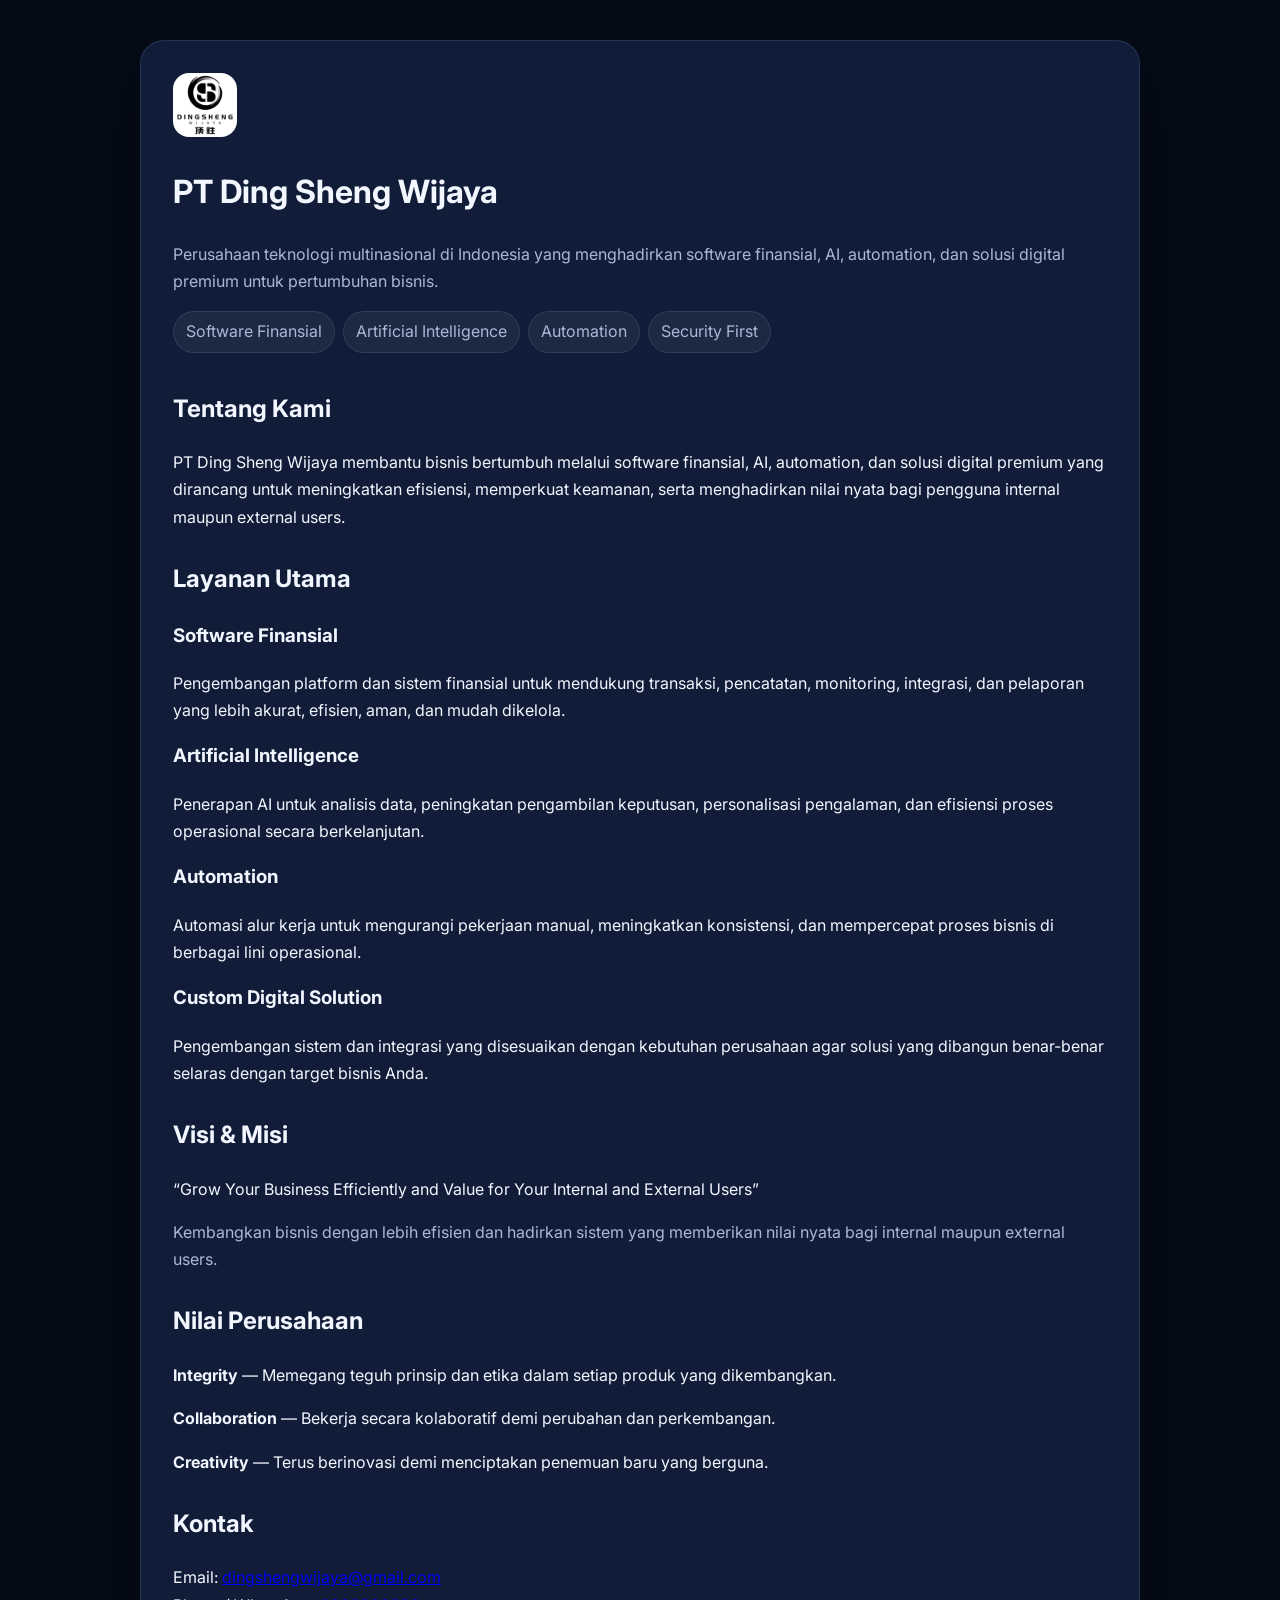
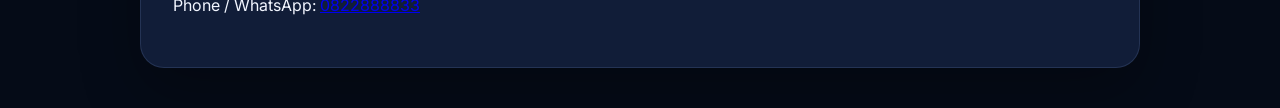
<file: handoff/single-file.html>
<!doctype html><html lang="id"><head><meta charset="UTF-8" /><meta name="viewport" content="width=device-width, initial-scale=1.0" /><title>PT Ding Sheng Wijaya — Solusi Teknologi Modern</title><meta name="description" content="PT Ding Sheng Wijaya adalah perusahaan teknologi multinasional di Indonesia yang menghadirkan software finansial, AI, automation, dan solusi digital premium untuk pertumbuhan bisnis." /><link rel="preconnect" href="https://fonts.googleapis.com"><link rel="preconnect" href="https://fonts.gstatic.com" crossorigin><link href="https://fonts.googleapis.com/css2?family=Inter:wght@400;500;600;700;800;900&display=swap" rel="stylesheet"><style>body{font-family:'Inter',system-ui,sans-serif;background:#050b17;color:#f2f6ff;margin:0;padding:40px;line-height:1.7} .wrap{max-width:1000px;margin:0 auto} .card{background:#111d38;border:1px solid rgba(140,169,227,.16);border-radius:24px;padding:32px;box-shadow:0 24px 60px rgba(0,0,0,.28)} h1,h2,h3{margin-top:0} .muted{color:#aab8d8} .logo{width:64px;height:64px;border-radius:16px;object-fit:cover;background:#fff;margin-bottom:20px} .section{margin-top:28px} .pill{display:inline-block;padding:6px 12px;border-radius:999px;background:rgba(255,255,255,.05);border:1px solid rgba(140,169,227,.16);margin:0 8px 8px 0;color:#aab8d8} @media(max-width:640px){body{padding:18px}.card{padding:20px}}</style></head><body><div class="wrap"><div class="card"><img class="logo" src="./assets/dingsheng%20logo.jpg" alt="Logo PT Ding Sheng Wijaya"><h1>PT Ding Sheng Wijaya</h1><p class="muted">Perusahaan teknologi multinasional di Indonesia yang menghadirkan software finansial, AI, automation, dan solusi digital premium untuk pertumbuhan bisnis.</p><div><span class="pill">Software Finansial</span><span class="pill">Artificial Intelligence</span><span class="pill">Automation</span><span class="pill">Security First</span></div><div class="section"><h2>Tentang Kami</h2><p>PT Ding Sheng Wijaya membantu bisnis bertumbuh melalui software finansial, AI, automation, dan solusi digital premium yang dirancang untuk meningkatkan efisiensi, memperkuat keamanan, serta menghadirkan nilai nyata bagi pengguna internal maupun external users.</p></div><div class="section"><h2>Layanan Utama</h2><h3>Software Finansial</h3><p>Pengembangan platform dan sistem finansial untuk mendukung transaksi, pencatatan, monitoring, integrasi, dan pelaporan yang lebih akurat, efisien, aman, dan mudah dikelola.</p><h3>Artificial Intelligence</h3><p>Penerapan AI untuk analisis data, peningkatan pengambilan keputusan, personalisasi pengalaman, dan efisiensi proses operasional secara berkelanjutan.</p><h3>Automation</h3><p>Automasi alur kerja untuk mengurangi pekerjaan manual, meningkatkan konsistensi, dan mempercepat proses bisnis di berbagai lini operasional.</p><h3>Custom Digital Solution</h3><p>Pengembangan sistem dan integrasi yang disesuaikan dengan kebutuhan perusahaan agar solusi yang dibangun benar-benar selaras dengan target bisnis Anda.</p></div><div class="section"><h2>Visi & Misi</h2><p>“Grow Your Business Efficiently and Value for Your Internal and External Users”</p><p class="muted">Kembangkan bisnis dengan lebih efisien dan hadirkan sistem yang memberikan nilai nyata bagi internal maupun external users.</p></div><div class="section"><h2>Nilai Perusahaan</h2><p><strong>Integrity</strong> — Memegang teguh prinsip dan etika dalam setiap produk yang dikembangkan.</p><p><strong>Collaboration</strong> — Bekerja secara kolaboratif demi perubahan dan perkembangan.</p><p><strong>Creativity</strong> — Terus berinovasi demi menciptakan penemuan baru yang berguna.</p></div><div class="section"><h2>Kontak</h2><p>Email: <a href="mailto:dingshengwijaya@gmail.com">dingshengwijaya@gmail.com</a><br>Phone / WhatsApp: <a href="https://wa.me/62822888833">0822888833</a></p></div></div></div></body></html>
</file>
